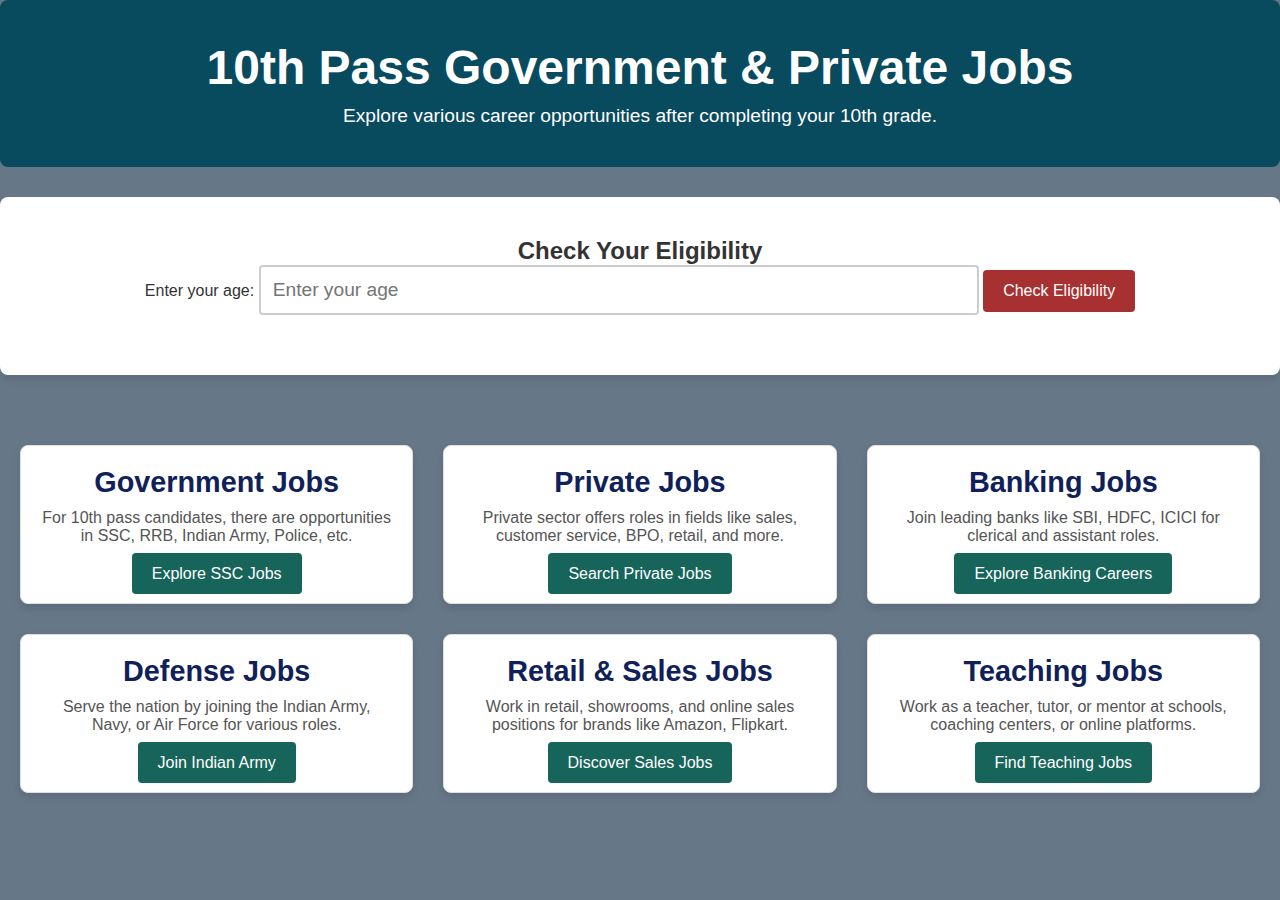
<file: 10thjob.html>
<!DOCTYPE html>
<html lang="en">

<head>
    <meta charset="UTF-8">
    <meta name="viewport" content="width=device-width, initial-scale=1.0">
    <title>10th Pass Government and Private Jobs</title>
    <style>
        /* General reset and font setup */
        
        * {
            margin: 0;
            padding: 0;
            box-sizing: border-box;
        }
        
        body {
            font-family: 'Arial', sans-serif;
            background-color: #667788;
            color: #333;
        }
        /* Header styling */
        
        header {
            text-align: center;
            background-color: #084a5e;
            color: white;
            padding: 40px 20px;
            border-radius: 8px;
            margin-bottom: 30px;
        }
        
        header h1 {
            font-size: 3rem;
            margin-bottom: 10px;
        }
        
        header p {
            font-size: 1.2rem;
        }
        /* Section for job categories */
        
        .job-section {
            display: grid;
            grid-template-columns: repeat(auto-fill, minmax(300px, 1fr));
            gap: 30px;
            padding: 20px;
        }
        
        .job-card {
            background-color: #fff;
            border: 1px solid #e0e0e0;
            border-radius: 8px;
            box-shadow: 0 4px 8px rgba(0, 0, 0, 0.1);
            transition: transform 0.3s ease-in-out;
            padding: 20px;
            text-align: center;
        }
        
        .job-card:hover {
            transform: scale(1.05);
        }
        
        .job-card h3 {
            font-size: 1.8rem;
            color: #10215a;
            margin-bottom: 10px;
        }
        
        .job-card p {
            font-size: 1rem;
            color: #555;
            margin-bottom: 20px;
        }
        
        .job-card a {
            background-color: #16645a;
            color: white;
            text-decoration: none;
            padding: 12px 20px;
            border-radius: 4px;
            font-size: 1rem;
            transition: background-color 0.3s;
        }
        
        .job-card a:hover {
            background-color: #b9d4bb;
        }
        /* Eligibility check section */
        
        .eligibility-form {
            text-align: center;
            background-color: #fff;
            padding: 40px;
            border-radius: 8px;
            box-shadow: 0 4px 8px rgba(0, 0, 0, 0.1);
            margin-bottom: 50px;
        }
        
        .eligibility-form input {
            padding: 12px;
            font-size: 1.2rem;
            width: 60%;
            border: 2px solid #ccc;
            border-radius: 4px;
            outline: none;
            margin-bottom: 20px;
        }
        
        .eligibility-form button {
            background-color: #a73131;
            color: white;
            border: none;
            padding: 12px 20px;
            font-size: 1rem;
            border-radius: 4px;
            cursor: pointer;
            transition: background-color 0.3s;
        }
        
        .eligibility-form button:hover {
            background-color: #45a049;
        }
        
        .eligibility-form p {
            font-size: 1.1rem;
            color: #555;
        }
        /* Footer */
        
        footer {
            text-align: center;
            padding: 20px;
            background-color: #333;
            color: white;
            margin-top: 50px;
        }
        
        footer a {
            color: #4CAF50;
            text-decoration: none;
        }
        
        footer a:hover {
            text-decoration: underline;
        }
    </style>
</head>

<body>

    <!-- Header -->
    <header>
        <h1>10th Pass Government & Private Jobs</h1>
        <p>Explore various career opportunities after completing your 10th grade.</p>
    </header>

    <!-- Eligibility Section -->
    <div class="eligibility-form">
        <h2>Check Your Eligibility</h2>
        <label for="age">Enter your age:</label>
        <input type="number" id="age" placeholder="Enter your age" />
        <button onclick="checkEligibility()">Check Eligibility</button>
        <p id="eligibility-result"></p>
    </div>

    <!-- Job Opportunities Section -->
    <div class="job-section">
        <!-- Government Jobs Section -->
        <div class="job-card">
            <h3>Government Jobs</h3>
            <p>For 10th pass candidates, there are opportunities in SSC, RRB, Indian Army, Police, etc.</p>
            <a href="https://ssc.nic.in" target="_blank" rel="noopener">Explore SSC Jobs</a>
        </div>

        <!-- Private Jobs Section -->
        <div class="job-card">
            <h3>Private Jobs</h3>
            <p>Private sector offers roles in fields like sales, customer service, BPO, retail, and more.</p>
            <a href="https://www.naukri.com" target="_blank " rel="noopener">Search Private Jobs</a>
        </div>

        <!-- Banking Jobs Section -->
        <div class="job-card">
            <h3>Banking Jobs</h3>
            <p>Join leading banks like SBI, HDFC, ICICI for clerical and assistant roles.</p>
            <a href="https://www.sbi.co.in" target="_blank" rel="noopener">Explore Banking Careers</a>
        </div>

        <!-- Defense Jobs Section -->
        <div class="job-card">
            <h3>Defense Jobs</h3>
            <p>Serve the nation by joining the Indian Army, Navy, or Air Force for various roles.</p>
            <a href="https://joinindianarmy.nic.in" target="_blank" rel="noopener">Join Indian Army</a>
        </div>

        <!-- Retail and Sales Jobs Section -->
        <div class="job-card">
            <h3>Retail & Sales Jobs</h3>
            <p>Work in retail, showrooms, and online sales positions for brands like Amazon, Flipkart.</p>
            <a href="https://www.amazon.in/jobs" target="_blank" rel="noopener">Discover Sales Jobs</a>
        </div>

        <!-- Teaching Jobs Section -->
        <div class="job-card">
            <h3>Teaching Jobs</h3>
            <p>Work as a teacher, tutor, or mentor at schools, coaching centers, or online platforms.</p>
            <a href="https://www.teacherjobs.com" target="_blank" rel="noopener">Find Teaching Jobs</a>
        </div>
    </div>

    <!-- Footer -->


    <script>
        function checkEligibility() {
            const age = document.getElementById('age').value;
            const result = document.getElementById('eligibility-result');

            if (age === '') {
                result.textContent = "Please enter your age.";
                result.style.color = "#d9534f";
            } else if (age >= 18) {
                result.textContent = "You are eligible for most jobs!";
                result.style.color = "#5cb85c";
            } else {
                result.textContent = "You may not be eligible for all jobs, but there are still opportunities for you!";
                result.style.color = "#f0ad4e";
            }
        }
    </script>
    <script>
        window.embeddedChatbotConfig = {
            chatbotId: "Nu83g-R-mNsYWnhnzkFdi",
            domain: "www.chatbase.co"
        }
    </script>
    <script src="https://www.chatbase.co/embed.min.js" chatbotId="Nu83g-R-mNsYWnhnzkFdi" domain="www.chatbase.co" defer>
    </script>

</body>

</html>
</file>
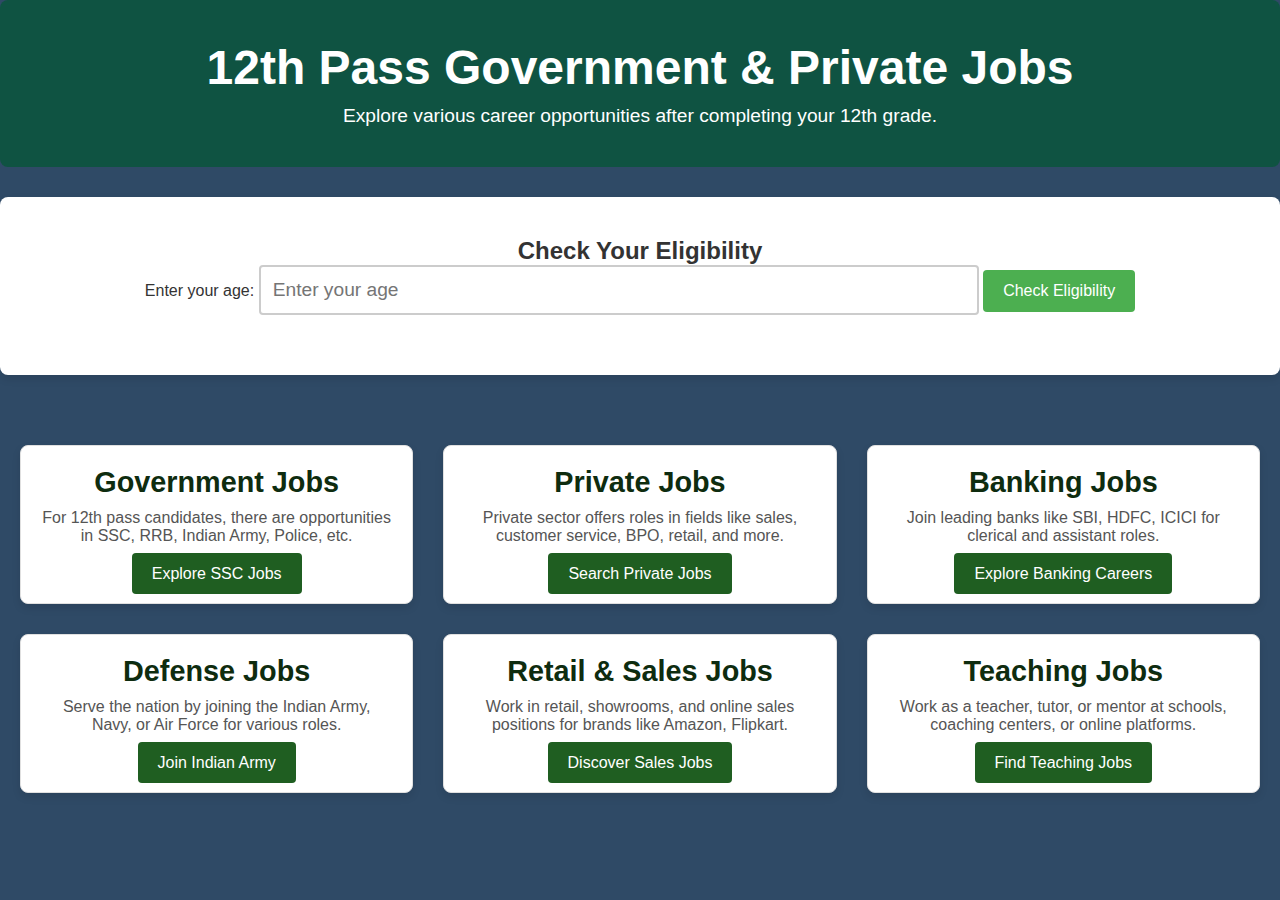
<file: 12thjob.html>
<!DOCTYPE html>
<html lang="en">

<head>
    <meta charset="UTF-8">
    <meta name="viewport" content="width=device-width, initial-scale=1.0">
    <title>12th Pass Government and Private Jobs</title>
    <style>
        /* General reset and font setup */
        
        * {
            margin: 0;
            padding: 0;
            box-sizing: border-box;
        }
        
        body {
            font-family: 'Arial', sans-serif;
            background-color: #2f4a66;
            color: #333;
        }
        /* Header styling */
        
        header {
            text-align: center;
            background-color: #0f5342;
            color: white;
            padding: 40px 20px;
            border-radius: 8px;
            margin-bottom: 30px;
        }
        
        header h1 {
            font-size: 3rem;
            margin-bottom: 10px;
        }
        
        header p {
            font-size: 1.2rem;
        }
        /* Section for job categories */
        
        .job-section {
            display: grid;
            grid-template-columns: repeat(auto-fill, minmax(300px, 1fr));
            gap: 30px;
            padding: 20px;
        }
        
        .job-card {
            background-color: #fff;
            border: 1px solid #e0e0e0;
            border-radius: 8px;
            box-shadow: 0 4px 8px rgba(0, 0, 0, 0.1);
            transition: transform 0.3s ease-in-out;
            padding: 20px;
            text-align: center;
        }
        
        .job-card:hover {
            transform: scale(1.05);
        }
        
        .job-card h3 {
            font-size: 1.8rem;
            color: #0e2c0f;
            margin-bottom: 10px;
        }
        
        .job-card p {
            font-size: 1rem;
            color: #555;
            margin-bottom: 20px;
        }
        
        .job-card a {
            background-color: #1f5e21;
            color: white;
            text-decoration: none;
            padding: 12px 20px;
            border-radius: 4px;
            font-size: 1rem;
            transition: background-color 0.3s;
        }
        
        .job-card a:hover {
            background-color: #45a049;
        }
        /* Eligibility check section */
        
        .eligibility-form {
            text-align: center;
            background-color: #fff;
            padding: 40px;
            border-radius: 8px;
            box-shadow: 0 4px 8px rgba(0, 0, 0, 0.1);
            margin-bottom: 50px;
        }
        
        .eligibility-form input {
            padding: 12px;
            font-size: 1.2rem;
            width: 60%;
            border: 2px solid #ccc;
            border-radius: 4px;
            outline: none;
            margin-bottom: 20px;
        }
        
        .eligibility-form button {
            background-color: #4CAF50;
            color: white;
            border: none;
            padding: 12px 20px;
            font-size: 1rem;
            border-radius: 4px;
            cursor: pointer;
            transition: background-color 0.3s;
        }
        
        .eligibility-form button:hover {
            background-color: #45a049;
        }
        
        .eligibility-form p {
            font-size: 1.1rem;
            color: #555;
        }
        /* Footer */
        
        footer {
            text-align: center;
            padding: 20px;
            background-color: #333;
            color: white;
            margin-top: 50px;
        }
        
        footer a {
            color: #4CAF50;
            text-decoration: none;
        }
        
        footer a:hover {
            text-decoration: underline;
        }
    </style>
</head>

<body>

    <!-- Header -->
    <header>
        <h1>12th Pass Government & Private Jobs</h1>
        <p>Explore various career opportunities after completing your 12th grade.</p>
    </header>

    <!-- Eligibility Section -->
    <div class="eligibility-form">
        <h2>Check Your Eligibility</h2>
        <label for="age">Enter your age:</label>
        <input type="number" id="age" placeholder="Enter your age" />
        <button onclick="checkEligibility()">Check Eligibility</button>
        <p id="eligibility-result"></p>
    </div>

    <!-- Job Opportunities Section -->
    <div class="job-section">
        <!-- Government Jobs Section -->
        <div class="job-card">
            <h3>Government Jobs</h3>
            <p>For 12th pass candidates, there are opportunities in SSC, RRB, Indian Army, Police, etc.</p>
            <a href="https://ssc.nic.in" target="_blank" rel="noopener">Explore SSC Jobs</a>
        </div>

        <!-- Private Jobs Section -->
        <div class="job-card">
            <h3>Private Jobs</h3>
            <p>Private sector offers roles in fields like sales, customer service, BPO, retail, and more.</p>
            <a href="https://www.naukri.com" target="_blank" rel="noopener">Search Private Jobs</a>
        </div>

        <!-- Banking Jobs Section -->
        <div class="job-card">
            <h3>Banking Jobs</h3>
            <p>Join leading banks like SBI, HDFC, ICICI for clerical and assistant roles.</p>
            <a href="https://www.sbi.co.in" target="_blank" rel="noopener">Explore Banking Careers</a>
        </div>

        <!-- Defense Jobs Section -->
        <div class="job-card">
            <h3>Defense Jobs</h3>
            <p>Serve the nation by joining the Indian Army, Navy, or Air Force for various roles.</p>
            <a href="https://joinindianarmy.nic.in" target="_blank" rel="noopener">Join Indian Army</a>
        </div>

        <!-- Retail and Sales Jobs Section -->
        <div class="job-card">
            <h3>Retail & Sales Jobs</h3>
            <p>Work in retail, showrooms, and online sales positions for brands like Amazon, Flipkart.</p>
            <a href="https://www.amazon.in/jobs" target="_blank" rel="noopener">Discover Sales Jobs</a>
        </div>

        <!-- Teaching Jobs Section -->
        <div class="job-card">
            <h3>Teaching Jobs</h3>
            <p>Work as a teacher, tutor, or mentor at schools, coaching centers, or online platforms.</p>
            <a href="https://www.teacherjobs.com" target="_blank" rel="noopener">Find Teaching Jobs</a>
        </div>
    </div>

    <!-- Footer -->


    <script>
        function checkEligibility() {
            const age = document.getElementById('age').value;
            const result = document.getElementById('eligibility-result');

            if (age === '') {
                result.textContent = "Please enter your age.";
                result.style.color = "#d9534f";
            } else if (age >= 18) {
                result.textContent = "You are eligible for most jobs!";
                result.style.color = "#5cb85c";
            } else {
                result.textContent = "You may not be eligible for all jobs, but there are still opportunities for you!";
                result.style.color = "#f0ad4e";
            }
        }
    </script>
    <script>
        window.embeddedChatbotConfig = {
            chatbotId: "Nu83g-R-mNsYWnhnzkFdi",
            domain: "www.chatbase.co"
        }
    </script>
    <script src="https://www.chatbase.co/embed.min.js" chatbotId="Nu83g-R-mNsYWnhnzkFdi" domain="www.chatbase.co" defer>
    </script>

</body>

</html>
</file>
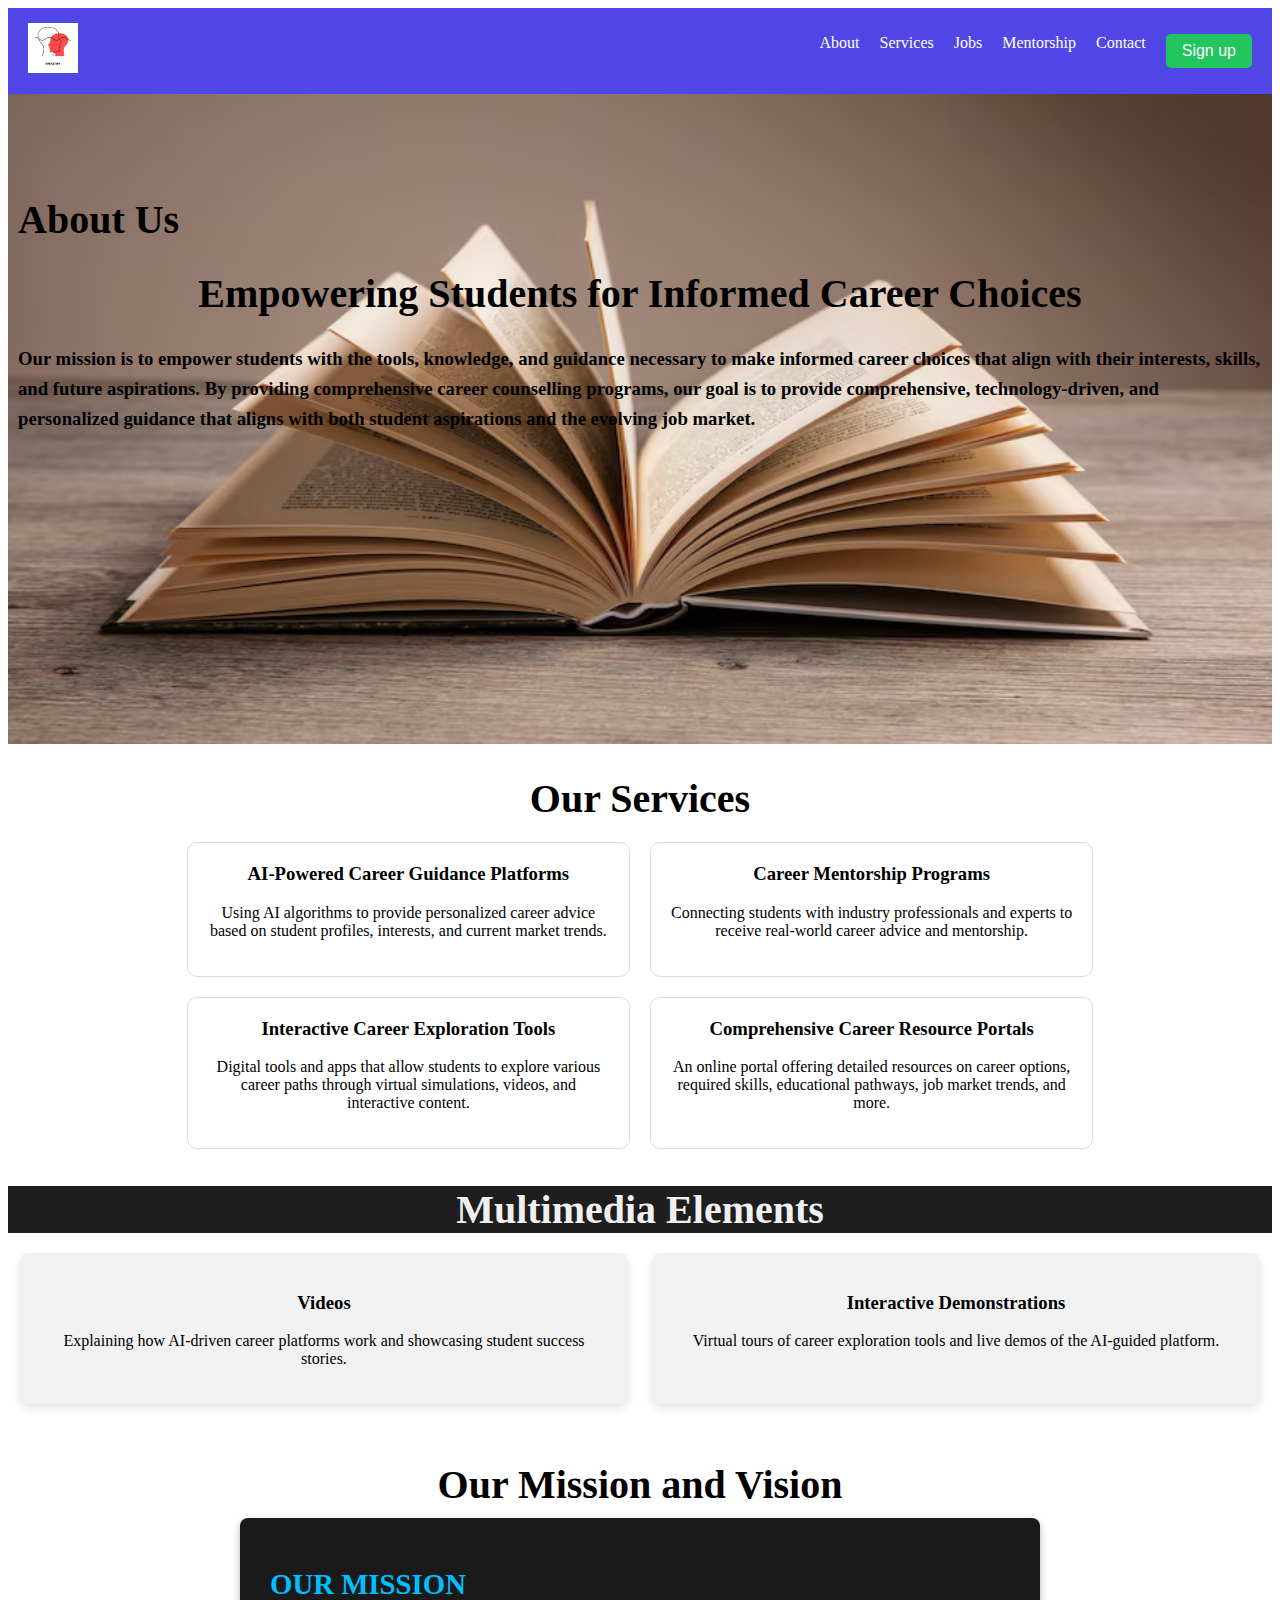
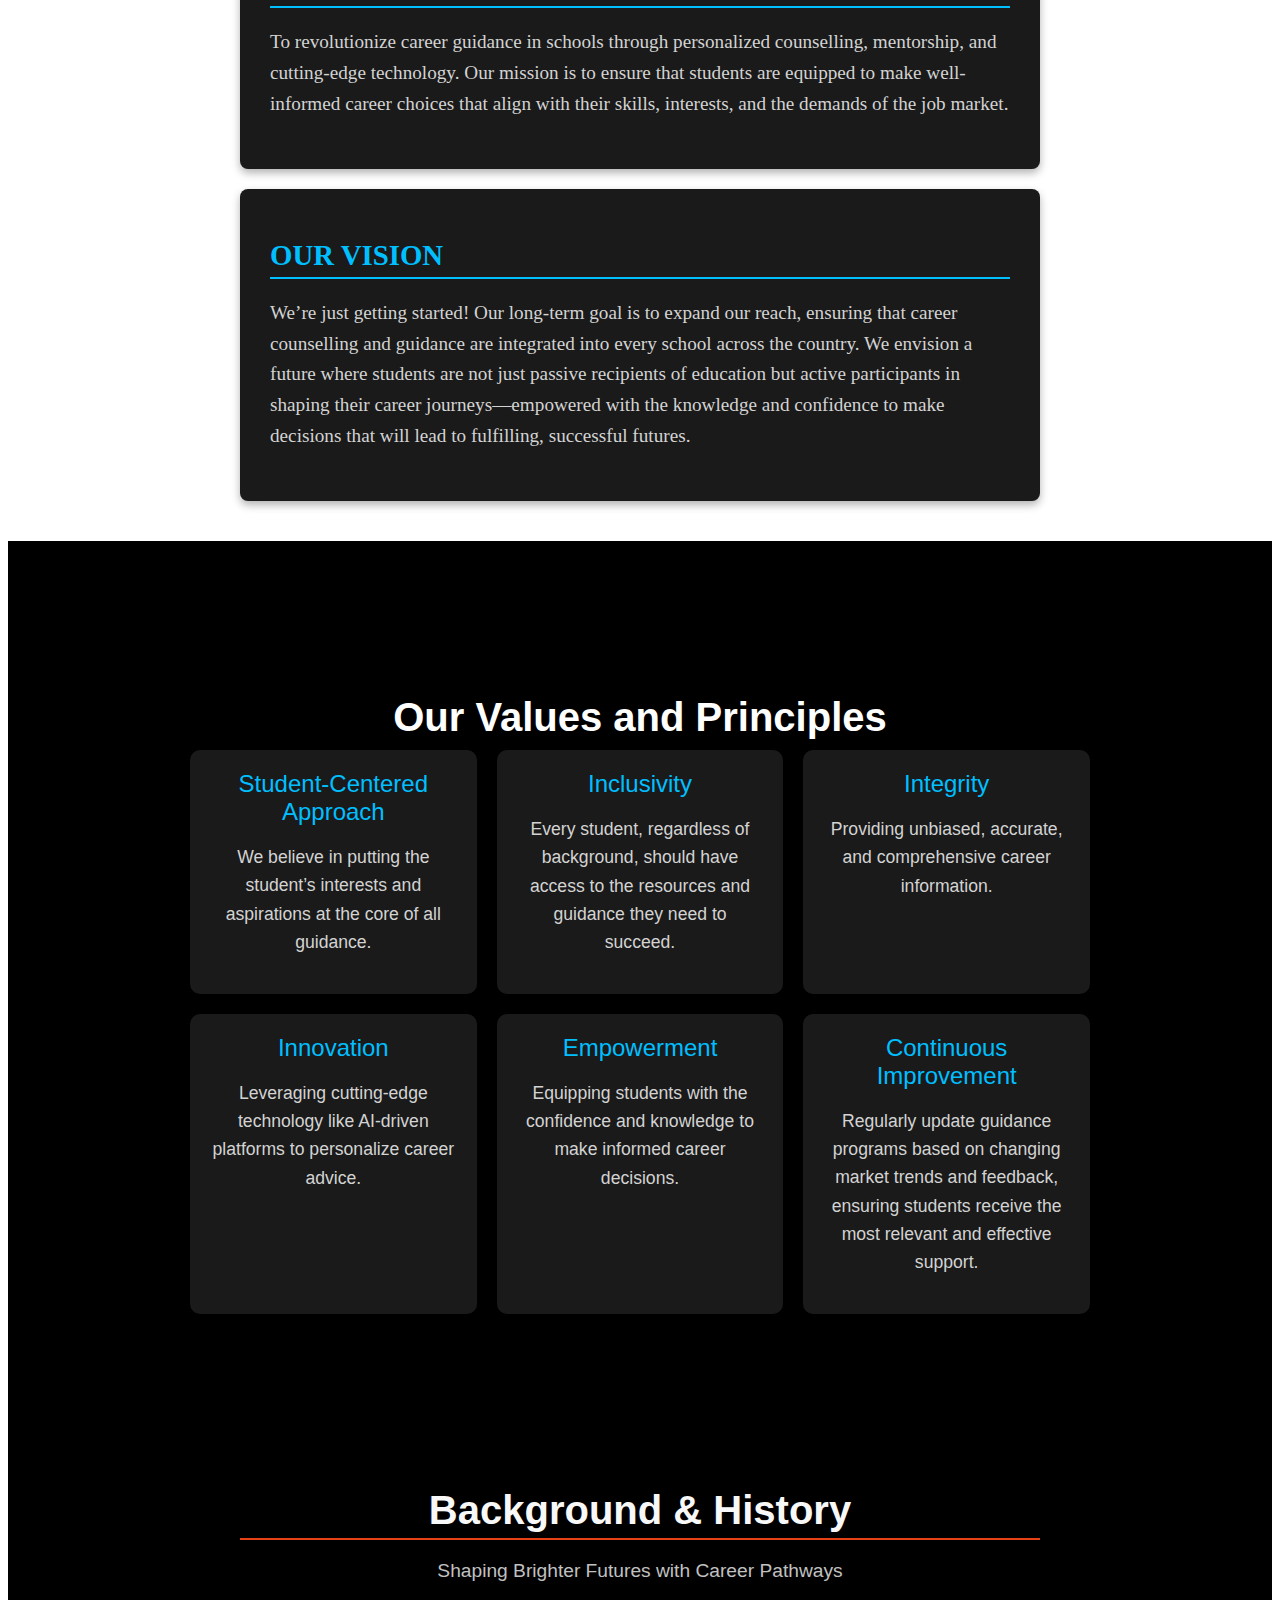
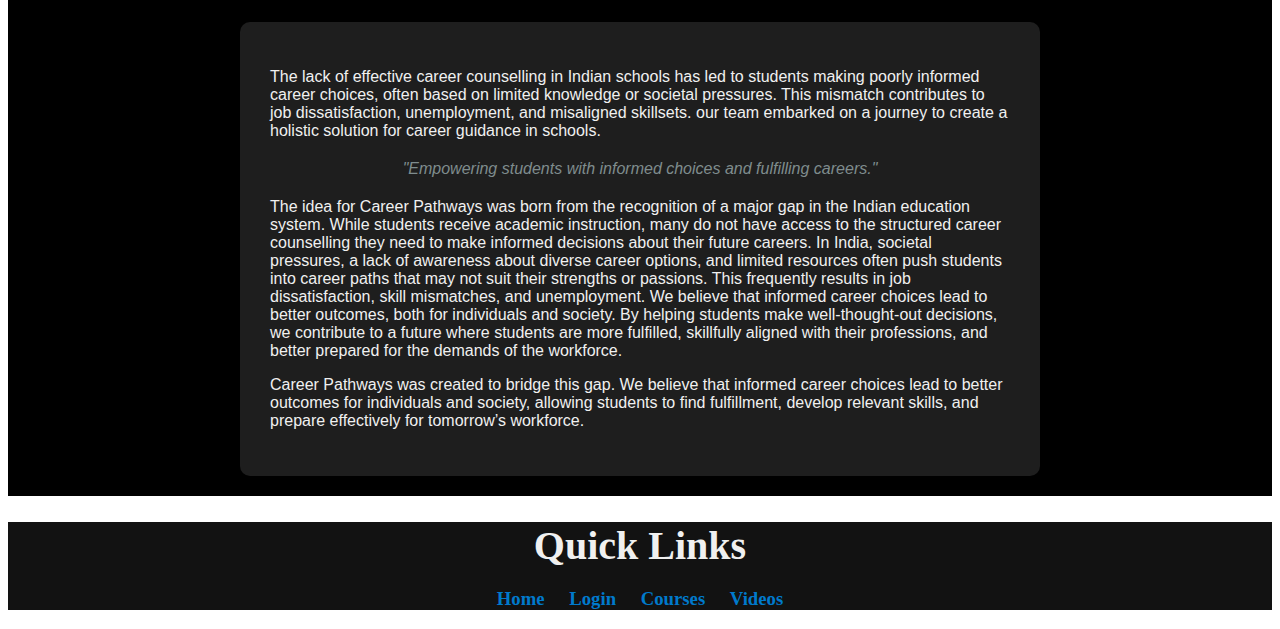
<file: about.html>
<!DOCTYPE html>
<html lang="en">
<head>
    <meta charset="UTF-8">
    <meta name="viewport" content="width=device-width, initial-scale=1.0">
    <title>About</title>
    <link rel="stylesheet" href="css/about.css">
</head>
<body>
    <header>
        <nav class="navbar">
            <a href="#" class="logo">
                <img src="images/logo.jpg" alt="Career Planning Logo">
            </a>
            
            <ul class="nav-links">
                <li><a href="about.html">About</a></li>
                <li><a href="services">Services</a></li>
                <li><a href="job.html">Jobs</a></li>
                <li><a href="mentorship.html">Mentorship</a></li>
                <li><a href="contact.html">Contact</a></li>

                
               
                <li><button class="signup-btn" onclick="openSignupModal()">Sign up</button></li>
            </ul>
        </nav>
    </header>
    <div class="first">
        <img src="images/about_1.jpg" alt="book" >
    
       <div class="second">
        <h1>About Us</h1>
    </div>
    <div class="third">
        <h1>Empowering Students for Informed Career Choices </h1>
        <h3>Our mission is to empower students with the tools, knowledge, and guidance necessary to make informed career choices that align with their interests, skills, and future aspirations. By providing comprehensive career counselling programs, our goal is to provide comprehensive, technology-driven, and personalized guidance that aligns with both student aspirations and the evolving job market. </h3>
        </div>
        </div>
    
    
        <div class="section">
            <h1> Our Services </h1>
            <div class="services">
                <div class="service">
                    <h3>AI-Powered Career Guidance Platforms</h3>
                    <p>Using AI algorithms to provide personalized career advice based on student profiles, interests, and current market trends.</p>
                </div>
                <div class="service">
                    <h3>Career Mentorship Programs</h3>
                    <p>Connecting students with industry professionals and experts to receive real-world career advice and mentorship.</p>
                </div>
                <div class="service">
                    <h3>Interactive Career Exploration Tools</h3>
                    <p>Digital tools and apps that allow students to explore various career paths through virtual simulations, videos, and interactive content.</p>
                </div>
                <div class="service">
                    <h3>Comprehensive Career Resource Portals</h3>
                    <p>An online portal offering detailed resources on career options, required skills, educational pathways, job market trends, and more.</p>
                </div>
            </div>
        </div>
    
    
    
    
    
        <section class="multimedia">
            <center>
                <div class="mult">
            <h1>Multimedia Elements</h1>
        </div>
            </center>
            <div class="multimedia-elements">
                <div>
                    <h3>Videos</h3>
                    <p>Explaining how AI-driven career platforms work and showcasing student success stories.</p>
                </div>
                <div>
                    <h3>Interactive Demonstrations</h3>
                    <p>Virtual tours of career exploration tools and live demos of the AI-guided platform.</p>
                </div>
            </div>
        </section>
    
    
    
        <div class="container">
            <h1>Our Mission and Vision</h1>
            
            <div class="card">
                <h2>Our Mission</h2>
                <div class="b">
                <p>To revolutionize career guidance in schools through personalized counselling, mentorship, and cutting-edge technology. Our mission is to ensure that students are equipped to make well-informed career choices that align with their skills, interests, and the demands of the job market.</p>
            
                </div>
            </div>
        
            <div class="card">
                <h2>Our  Vision</h2>
                <div class="b">
                <p>We’re just getting started! Our long-term goal is to expand our reach, ensuring that career counselling and guidance are integrated into every school across the country. We envision a future where students are not just passive recipients of education but active participants in shaping their career journeys—empowered with the knowledge and confidence to make decisions that will lead to fulfilling, successful futures.</p>
            </div>
        </div>
        </div>
    
    
    
    
        <div class="a">
            <div class="conten">
                <h1>Our Values and Principles</h1>
                
                <div class="values-grid">
                    <div class="value-card">
                        <div class="value-title">Student-Centered Approach</div>
                        <p class="value-description">We believe in putting the student’s interests and aspirations at the core of all guidance.</p>
                    </div>
                    
                    <div class="value-card">
                        <div class="value-title">Inclusivity</div>
                        <p class="value-description">Every student, regardless of background, should have access to the resources and guidance they need to succeed.</p>
                    </div>
                    
                    <div class="value-card">
                        <div class="value-title">Integrity</div>
                        <p class="value-description">Providing unbiased, accurate, and comprehensive career information.</p>
                    </div>
                    
                    <div class="value-card">
                        <div class="value-title">Innovation</div>
                        <p class="value-description">Leveraging cutting-edge technology like AI-driven platforms to personalize career advice.</p>
                    </div>
                    
                    <div class="value-card">
                        <div class="value-title">Empowerment</div>
                        <p class="value-description">Equipping students with the confidence and knowledge to make informed career decisions.</p>
                    </div>
    
                    <div class="value-card">
                        <div class="value-title">Continuous Improvement</div>
                        <p class="value-description">Regularly update guidance programs based on changing market trends and feedback, ensuring students receive the most relevant and effective support.</p>
                    </div>
                </div>
            </div>
            </div>
    
    
    
    
    
    
            <div class="main">
                <div class="container">
                    <h1 class="section-title">Background & History</h1>
                    <p class="section-subtitle">Shaping Brighter Futures with Career Pathways</span></p>
                    <div class="content">
                        <p>The lack of effective career counselling in Indian schools has led to students making poorly informed career choices, often based on limited knowledge or societal pressures. This mismatch contributes to job dissatisfaction, unemployment,</span> and misaligned skillsets. our team embarked on a journey to create a holistic solution for career guidance in schools.</p>
                        <div class="quote">"Empowering students with informed choices and fulfilling careers."</div>
                        <p>The idea for Career Pathways was born from the recognition of a major gap in the Indian education system. While students receive academic instruction, many do not have access to the structured career counselling they need to make informed decisions about their future careers. In India, societal pressures, a lack of awareness about diverse career options, and limited resources often push students into career paths that may not suit their strengths or passions. This frequently results in job dissatisfaction, skill mismatches, and unemployment. We believe that informed career choices lead to better outcomes, both for individuals and society. By helping students make well-thought-out decisions, we contribute to a future where students are more fulfilled, skillfully aligned with their professions, and better prepared for the demands of the workforce.</p>
                        <p> Career Pathways was created to bridge this gap. We believe that informed career choices lead to better outcomes for individuals and society, allowing students to find fulfillment, develop relevant skills, and prepare effectively for tomorrow’s workforce.</p>
                        
                    </div>
                </div>
                </div>
    
    
    
            <section class="quick-links">
                    <h1>Quick Links</h1>
                    <h3><a href="index.html">Home</a>
                    <a href="login.html">Login</a>
                    <a href="course.html">Courses</a> 
                    <a href="videos.html">Videos</a></h3> 
            </section>
            <script>
                window.embeddedChatbotConfig = {
                chatbotId: "Nu83g-R-mNsYWnhnzkFdi",
                domain: "www.chatbase.co"
                }
                </script>
                <script
                src="https://www.chatbase.co/embed.min.js"
                chatbotId="Nu83g-R-mNsYWnhnzkFdi"
                domain="www.chatbase.co"
                defer>
            </script>
</body>
</html>
</file>
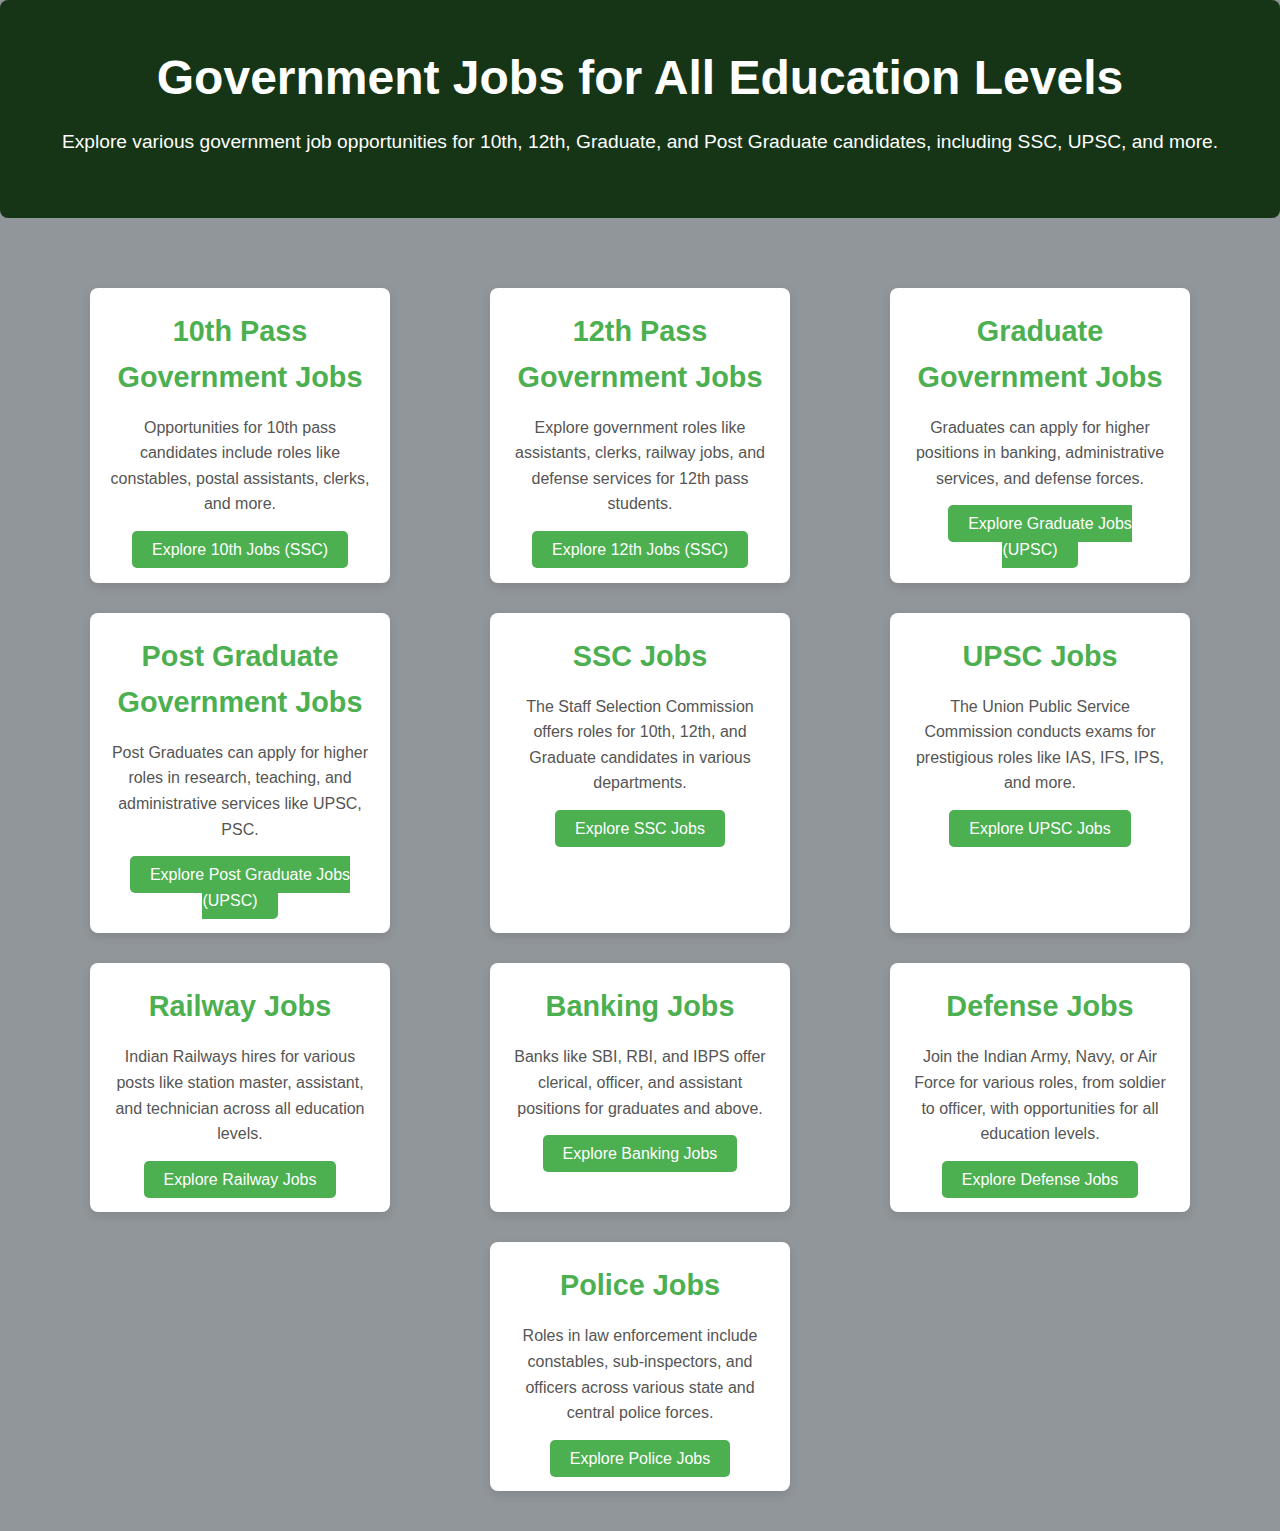
<file: Govermentjobs.html>
<!DOCTYPE html>
<html lang="en">

<head>
    <meta charset="UTF-8">
    <meta name="viewport" content="width=device-width, initial-scale=1.0">
    <title>Government Jobs: 10th, 12th, Graduate, and UPSC</title>
    <style>
        /* General Reset and Styling */
        
        * {
            margin: 0;
            padding: 0;
            box-sizing: border-box;
        }
        
        body {
            font-family: 'Arial', sans-serif;
            background-color: #91969b;
            color: #333;
            line-height: 1.6;
        }
        /* Header Styling */
        
        header {
            background-color: #153516;
            color: white;
            text-align: center;
            padding: 40px 20px;
            border-radius: 8px;
            margin-bottom: 30px;
        }
        
        header h1 {
            font-size: 3rem;
            margin-bottom: 10px;
        }
        
        header p {
            font-size: 1.2rem;
            margin-bottom: 20px;
        }
        /* Section Styling */
        
        .section {
            display: flex;
            flex-wrap: wrap;
            justify-content: space-evenly;
            gap: 30px;
            padding: 40px 20px;
        }
        
        .job-card {
            background-color: #fff;
            border-radius: 8px;
            box-shadow: 0 4px 10px rgba(0, 0, 0, 0.1);
            width: 300px;
            padding: 20px;
            text-align: center;
            transition: transform 0.3s, box-shadow 0.3s;
        }
        
        .job-card:hover {
            transform: translateY(-10px);
            box-shadow: 0 8px 16px rgba(0, 0, 0, 0.2);
        }
        
        .job-card h3 {
            color: #4CAF50;
            font-size: 1.8rem;
            margin-bottom: 15px;
        }
        
        .job-card p {
            font-size: 1rem;
            color: #555;
            margin-bottom: 20px;
        }
        
        .job-card a {
            background-color: #4CAF50;
            color: white;
            padding: 10px 20px;
            border-radius: 5px;
            font-size: 1rem;
            text-decoration: none;
            transition: background-color 0.3s;
        }
        
        .job-card a:hover {
            background-color: #45a049;
        }
        /* Footer Styling */
        
        footer {
            text-align: center;
            padding: 20px;
            background-color: #333;
            color: white;
            margin-top: 40px;
        }
        
        footer a {
            color: #4CAF50;
            text-decoration: none;
        }
        
        footer a:hover {
            text-decoration: underline;
        }
    </style>
</head>

<body>

    <!-- Header Section -->
    <header>
        <h1>Government Jobs for All Education Levels</h1>
        <p>Explore various government job opportunities for 10th, 12th, Graduate, and Post Graduate candidates, including SSC, UPSC, and more.</p>
    </header>

    <!-- Job Opportunities Section -->
    <div class="section">
        <!-- 10th Pass Jobs -->
        <div class="job-card">
            <h3>10th Pass Government Jobs</h3>
            <p>Opportunities for 10th pass candidates include roles like constables, postal assistants, clerks, and more.</p>
            <a href="https://ssc.nic.in" target="_blank" rel="noopener">Explore 10th Jobs (SSC)</a>
        </div>

        <!-- 12th Pass Jobs -->
        <div class="job-card">
            <h3>12th Pass Government Jobs</h3>
            <p>Explore government roles like assistants, clerks, railway jobs, and defense services for 12th pass students.</p>
            <a href="https://ssc.nic.in" target="_blank" rel="noopener">Explore 12th Jobs (SSC)</a>
        </div>

        <!-- Graduate Jobs -->
        <div class="job-card">
            <h3>Graduate Government Jobs</h3>
            <p>Graduates can apply for higher positions in banking, administrative services, and defense forces.</p>
            <a href="https://www.upsc.gov.in" target="_blank" rel="noopener">Explore Graduate Jobs (UPSC)</a>
        </div>

        <!-- Post Graduate Jobs -->
        <div class="job-card">
            <h3>Post Graduate Government Jobs</h3>
            <p>Post Graduates can apply for higher roles in research, teaching, and administrative services like UPSC, PSC.</p>
            <a href="https://www.upsc.gov.in" target="_blank" rel="noopener">Explore Post Graduate Jobs (UPSC)</a>
        </div>

        <!-- SSC Jobs -->
        <div class="job-card">
            <h3>SSC Jobs</h3>
            <p>The Staff Selection Commission offers roles for 10th, 12th, and Graduate candidates in various departments.</p>
            <a href="https://ssc.nic.in" target="_blank" rel="noopener">Explore SSC Jobs</a>
        </div>

        <!-- UPSC Jobs -->
        <div class="job-card">
            <h3>UPSC Jobs</h3>
            <p>The Union Public Service Commission conducts exams for prestigious roles like IAS, IFS, IPS, and more.</p>
            <a href="https://www.upsc.gov.in" target="_blank" rel="noopener">Explore UPSC Jobs</a>
        </div>

        <!-- Railway Jobs -->
        <div class="job-card">
            <h3>Railway Jobs</h3>
            <p>Indian Railways hires for various posts like station master, assistant, and technician across all education levels.</p>
            <a href="https://www.indianrailways.gov.in" target="_blank" rel="noopener">Explore Railway Jobs</a>
        </div>

        <!-- Banking Jobs -->
        <div class="job-card">
            <h3>Banking Jobs</h3>
            <p>Banks like SBI, RBI, and IBPS offer clerical, officer, and assistant positions for graduates and above.</p>
            <a href="https://www.sbi.co.in" target="_blank" rel="noopener">Explore Banking Jobs</a>
        </div>

        <!-- Defense Jobs -->
        <div class="job-card">
            <h3>Defense Jobs</h3>
            <p>Join the Indian Army, Navy, or Air Force for various roles, from soldier to officer, with opportunities for all education levels.</p>
            <a href="https://joinindianarmy.nic.in" target="_blank" rel="noopener">Explore Defense Jobs</a>
        </div>

        <!-- Police Jobs -->
        <div class="job-card">
            <h3>Police Jobs</h3>
            <p>Roles in law enforcement include constables, sub-inspectors, and officers across various state and central police forces.</p>
            <a href="https://www.upcop.org" target="_blank" rel="noopener">Explore Police Jobs</a>
        </div>
    </div>

    <script>
        window.embeddedChatbotConfig = {
            chatbotId: "Nu83g-R-mNsYWnhnzkFdi",
            domain: "www.chatbase.co"
        }
    </script>
    <script src="https://www.chatbase.co/embed.min.js" chatbotId="Nu83g-R-mNsYWnhnzkFdi" domain="www.chatbase.co" defer>
    </script>

</body>

</html>
</file>
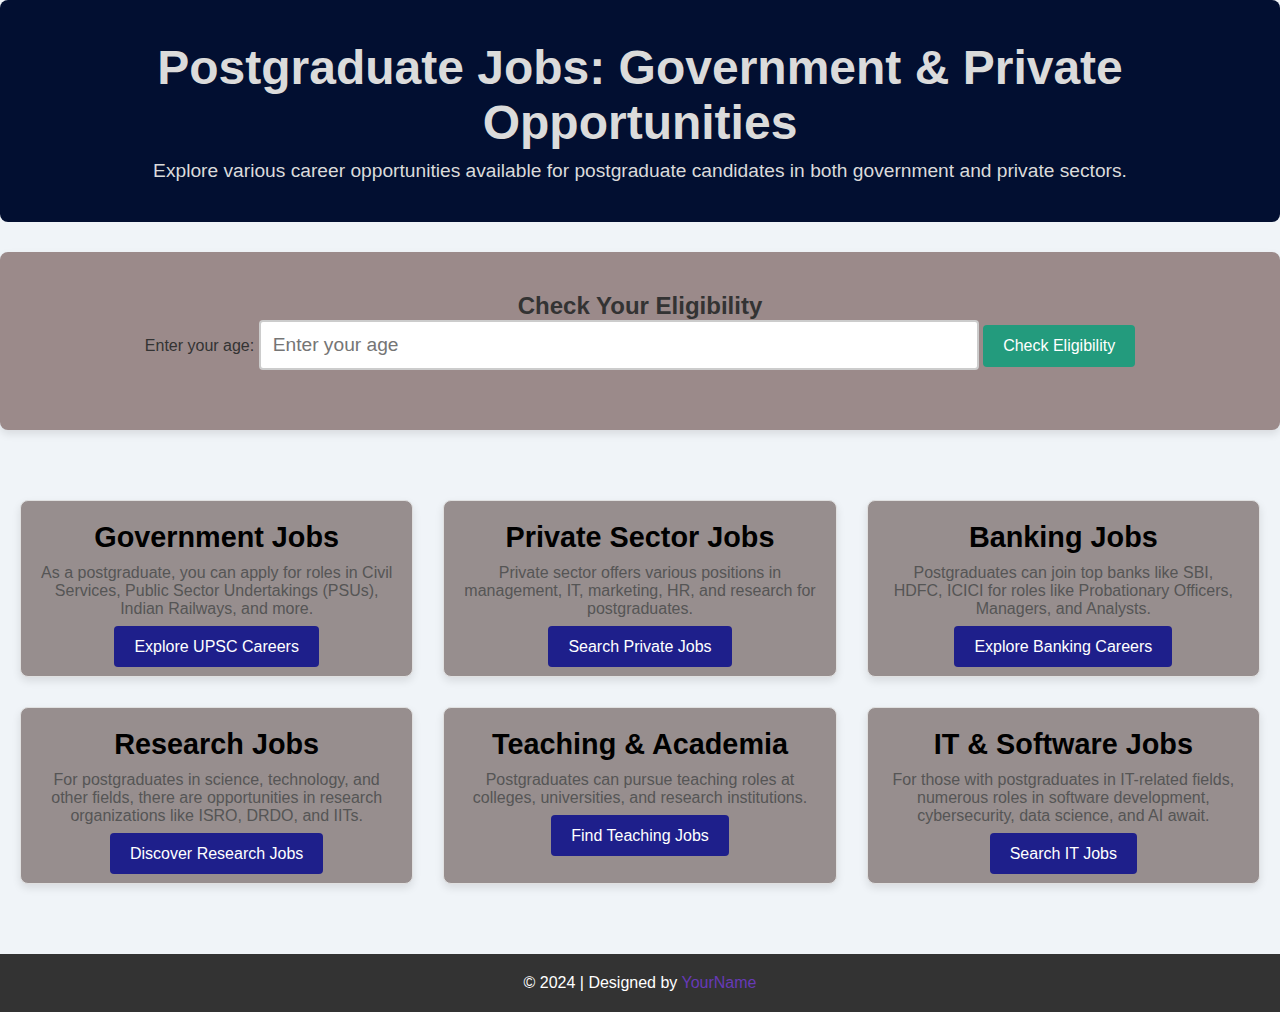
<file: PGjobs.html>
<!DOCTYPE html>
<html lang="en">

<head>
    <meta charset="UTF-8">
    <meta name="viewport" content="width=device-width, initial-scale=1.0">
    <title>Postgraduate Jobs: Government & Private Opportunities</title>
    <style>
        /* General Reset and Font Setup */
        
        * {
            margin: 0;
            padding: 0;
            box-sizing: border-box;
        }
        
        body {
            font-family: 'Arial', sans-serif;
            background-color: #f0f4f8;
            color: #333;
        }
        /* Header Styling */
        
        header {
            text-align: center;
            background-color: #020f31;
            color: rgb(219, 219, 219);
            padding: 40px 20px;
            border-radius: 8px;
            margin-bottom: 30px;
        }
        
        header h1 {
            font-size: 3rem;
            margin-bottom: 10px;
        }
        
        header p {
            font-size: 1.2rem;
        }
        /* Section for Job Categories */
        
        .job-section {
            display: grid;
            grid-template-columns: repeat(auto-fill, minmax(300px, 1fr));
            gap: 30px;
            padding: 20px;
        }
        
        .job-card {
            background-color: #978e8e;
            border: 1px solid #e0e0e0;
            border-radius: 8px;
            box-shadow: 0 4px 8px rgba(0, 0, 0, 0.1);
            transition: transform 0.3s ease-in-out;
            padding: 20px;
            text-align: center;
        }
        
        .job-card:hover {
            transform: scale(1.05);
        }
        
        .job-card h3 {
            font-size: 1.8rem;
            color: #000000;
            margin-bottom: 10px;
        }
        
        .job-card p {
            font-size: 1rem;
            color: #555;
            margin-bottom: 20px;
        }
        
        .job-card a {
            background-color: #1e1f8b;
            color: white;
            text-decoration: none;
            padding: 12px 20px;
            border-radius: 4px;
            font-size: 1rem;
            transition: background-color 0.3s;
        }
        
        .job-card a:hover {
            background-color: #135797;
        }
        /* Eligibility Section */
        
        .eligibility-form {
            text-align: center;
            background-color: #9b8a8a;
            padding: 40px;
            border-radius: 8px;
            box-shadow: 0 4px 8px rgba(0, 0, 0, 0.1);
            margin-bottom: 50px;
        }
        
        .eligibility-form input {
            padding: 12px;
            font-size: 1.2rem;
            width: 60%;
            border: 2px solid #ccc;
            border-radius: 4px;
            outline: none;
            margin-bottom: 20px;
        }
        
        .eligibility-form button {
            background-color: #239b7d;
            color: white;
            border: none;
            padding: 12px 20px;
            font-size: 1rem;
            border-radius: 4px;
            cursor: pointer;
            transition: background-color 0.3s;
        }
        
        .eligibility-form button:hover {
            background-color: #512da8;
        }
        
        .eligibility-form p {
            font-size: 1.1rem;
            color: #555;
        }
        /* Footer */
        
        footer {
            text-align: center;
            padding: 20px;
            background-color: #333;
            color: white;
            margin-top: 50px;
        }
        
        footer a {
            color: #673ab7;
            text-decoration: none;
        }
        
        footer a:hover {
            text-decoration: underline;
        }
    </style>
</head>

<body>

    <!-- Header -->
    <header>
        <h1>Postgraduate Jobs: Government & Private Opportunities</h1>
        <p>Explore various career opportunities available for postgraduate candidates in both government and private sectors.</p>
    </header>

    <!-- Eligibility Section -->
    <div class="eligibility-form">
        <h2>Check Your Eligibility</h2>
        <label for="age">Enter your age:</label>
        <input type="number" id="age" placeholder="Enter your age" />
        <button onclick="checkEligibility()">Check Eligibility</button>
        <p id="eligibility-result"></p>
    </div>

    <!-- Job Opportunities Section -->
    <div class="job-section">
        <!-- Government Jobs Section -->
        <div class="job-card">
            <h3>Government Jobs</h3>
            <p>As a postgraduate, you can apply for roles in Civil Services, Public Sector Undertakings (PSUs), Indian Railways, and more.</p>
            <a href="https://upsc.gov.in" target="_blank" rel="noopener">Explore UPSC Careers</a>
        </div>

        <!-- Private Jobs Section -->
        <div class="job-card">
            <h3>Private Sector Jobs</h3>
            <p>Private sector offers various positions in management, IT, marketing, HR, and research for postgraduates.</p>
            <a href="https://www.naukri.com" target="_blank" rel="noopener">Search Private Jobs</a>
        </div>

        <!-- Banking Jobs Section -->
        <div class="job-card">
            <h3>Banking Jobs</h3>
            <p>Postgraduates can join top banks like SBI, HDFC, ICICI for roles like Probationary Officers, Managers, and Analysts.</p>
            <a href="https://www.sbi.co.in" target="_blank" rel="noopener">Explore Banking Careers</a>
        </div>

        <!-- Research Jobs Section -->
        <div class="job-card">
            <h3>Research Jobs</h3>
            <p>For postgraduates in science, technology, and other fields, there are opportunities in research organizations like ISRO, DRDO, and IITs.</p>
            <a href="https://www.isro.gov.in" target="_blank" rel="noopener">Discover Research Jobs</a>
        </div>

        <!-- Teaching Jobs Section -->
        <div class="job-card">
            <h3>Teaching & Academia</h3>
            <p>Postgraduates can pursue teaching roles at colleges, universities, and research institutions.</p>
            <a href="https://www.aiu.ac.in" target="_blank" rel="noopener">Find Teaching Jobs</a>
        </div>

        <!-- IT Jobs Section -->
        <div class="job-card">
            <h3>IT & Software Jobs</h3>
            <p>For those with postgraduates in IT-related fields, numerous roles in software development, cybersecurity, data science, and AI await.</p>
            <a href="https://www.indeed.com" target="_blank" rel="noopener">Search IT Jobs</a>
        </div>
    </div>

    <!-- Footer -->
    <footer>
        <p>&copy; 2024 | Designed by <a href="https://www.example.com" target="_blank" rel="noopener">YourName</a></p>
    </footer>

    <script>
        function checkEligibility() {
            const age = document.getElementById('age').value;
            const result = document.getElementById('eligibility-result');

            if (age === '') {
                result.textContent = "Please enter your age.";
                result.style.color = "#d9534f";
            } else if (age >= 21) {
                result.textContent = "You are eligible for many postgraduate job opportunities!";
                result.style.color = "#5cb85c";
            } else {
                result.textContent = "You may not be eligible for some jobs, but there are still opportunities for you!";
                result.style.color = "#f0ad4e";
            }
        }
    </script>
    <script>
        window.embeddedChatbotConfig = {
            chatbotId: "Nu83g-R-mNsYWnhnzkFdi",
            domain: "www.chatbase.co"
        }
    </script>
    <script src="https://www.chatbase.co/embed.min.js" chatbotId="Nu83g-R-mNsYWnhnzkFdi" domain="www.chatbase.co" defer>
    </script>
</body>

</html>
</file>
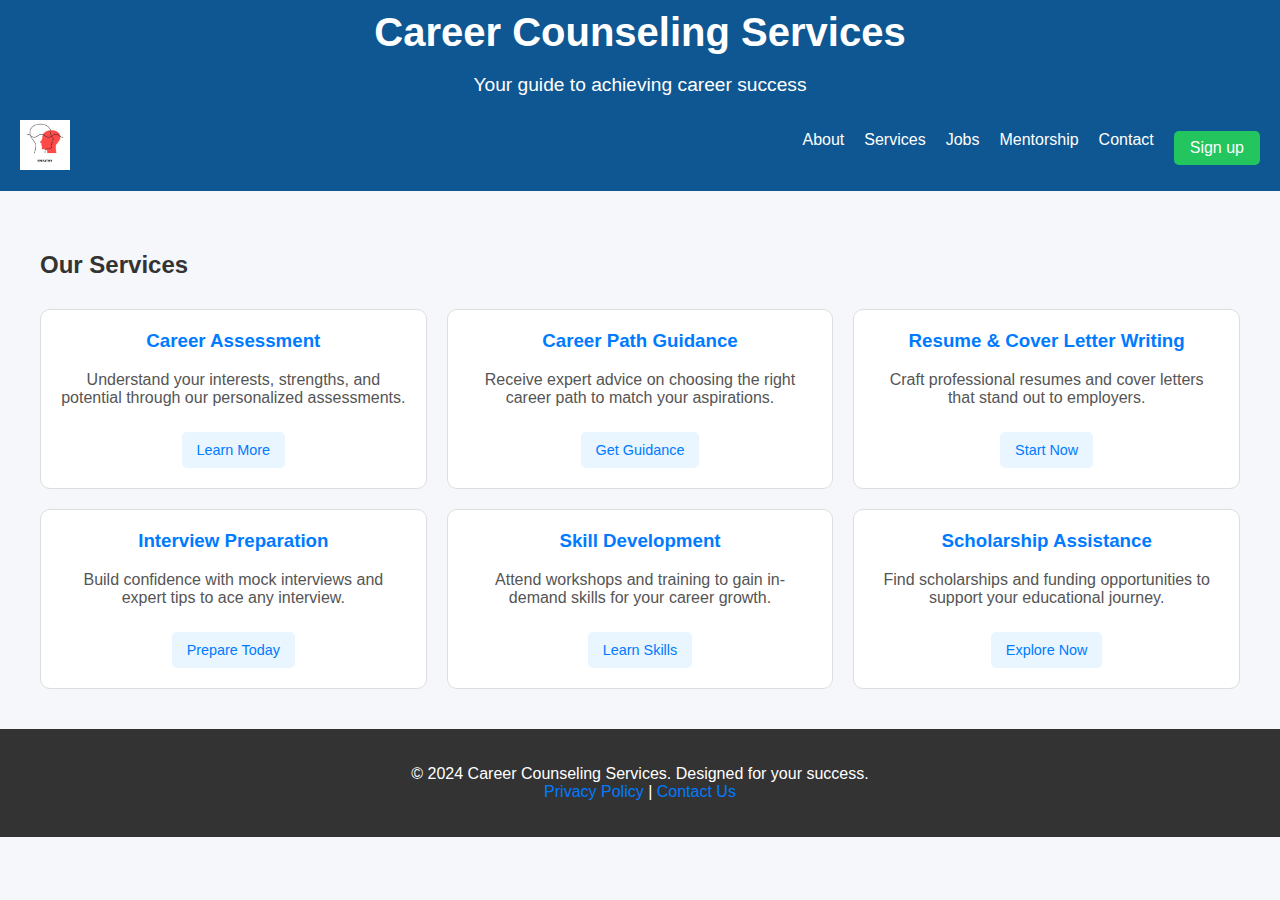
<file: service.html>
<!DOCTYPE html>
<html lang="en">
<head>
    <meta charset="UTF-8">
    <meta name="viewport" content="width=device-width, initial-scale=1.0">
    <title>Services</title>
    <link rel="stylesheet" href="css/service.css">
</head>
<body>
    <header>
        <h1>Career Counseling Services</h1>
        <p>Your guide to achieving career success</p>
        <nav class="navbar">
            <a href="#" class="logo">
                <img src="images/logo.jpg" alt="Career Planning Logo">
            </a>
            
            <ul class="nav-links">
                <li><a href="about.html">About</a></li>
                <li><a href="services">Services</a></li>
                <li><a href="job.html">Jobs</a></li>
                <li><a href="mentorship.html">Mentorship</a></li>
                <li><a href="contact.html">Contact</a></li>

                
               
                <li><button class="signup-btn" onclick="openSignupModal()">Sign up</button></li>
            </ul>
        </nav>
    </header>
    
      <!-- Main Container -->
      <div class="container">
        <h2>Our Services</h2>
        <div class="services">
          <!-- Career Assessment -->
          <div class="service-card">
            <h3>Career Assessment</h3>
            <p>Understand your interests, strengths, and potential through our personalized assessments.</p>
            <a href="https://example.com/career-assessment" target="_blank">Learn More</a>
          </div>
          <!-- Career Guidance -->
          <div class="service-card">
            <h3>Career Path Guidance</h3>
            <p>Receive expert advice on choosing the right career path to match your aspirations.</p>
            <a href="https://example.com/career-guidance" target="_blank">Get Guidance</a>
          </div>
          <!-- Resume Writing -->
          <div class="service-card">
            <h3>Resume & Cover Letter Writing</h3>
            <p>Craft professional resumes and cover letters that stand out to employers.</p>
            <a href="https://example.com/resume-writing" target="_blank">Start Now</a>
          </div>
          <!-- Interview Preparation -->
          <div class="service-card">
            <h3>Interview Preparation</h3>
            <p>Build confidence with mock interviews and expert tips to ace any interview.</p>
            <a href="https://example.com/interview-prep" target="_blank">Prepare Today</a>
          </div>
          <!-- Skill Development -->
          <div class="service-card">
            <h3>Skill Development</h3>
            <p>Attend workshops and training to gain in-demand skills for your career growth.</p>
            <a href="https://example.com/skill-development" target="_blank">Learn Skills</a>
          </div>
          <!-- Scholarship Assistance -->
          <div class="service-card">
            <h3>Scholarship Assistance</h3>
            <p>Find scholarships and funding opportunities to support your educational journey.</p>
            <a href="https://example.com/scholarships" target="_blank">Explore Now</a>
          </div>
        </div>
    </div>
    <footer>
        <p>© 2024 Career Counseling Services. Designed for your success. <br>
          <a href="#">Privacy Policy</a> | <a href="#">Contact Us</a>
        </p>
    </footer>
    <script>
        window.embeddedChatbotConfig = {
        chatbotId: "Nu83g-R-mNsYWnhnzkFdi",
        domain: "www.chatbase.co"
        }
        </script>
        <script
        src="https://www.chatbase.co/embed.min.js"
        chatbotId="Nu83g-R-mNsYWnhnzkFdi"
        domain="www.chatbase.co"
        defer>
    </script>
</body>
</html>
</file>
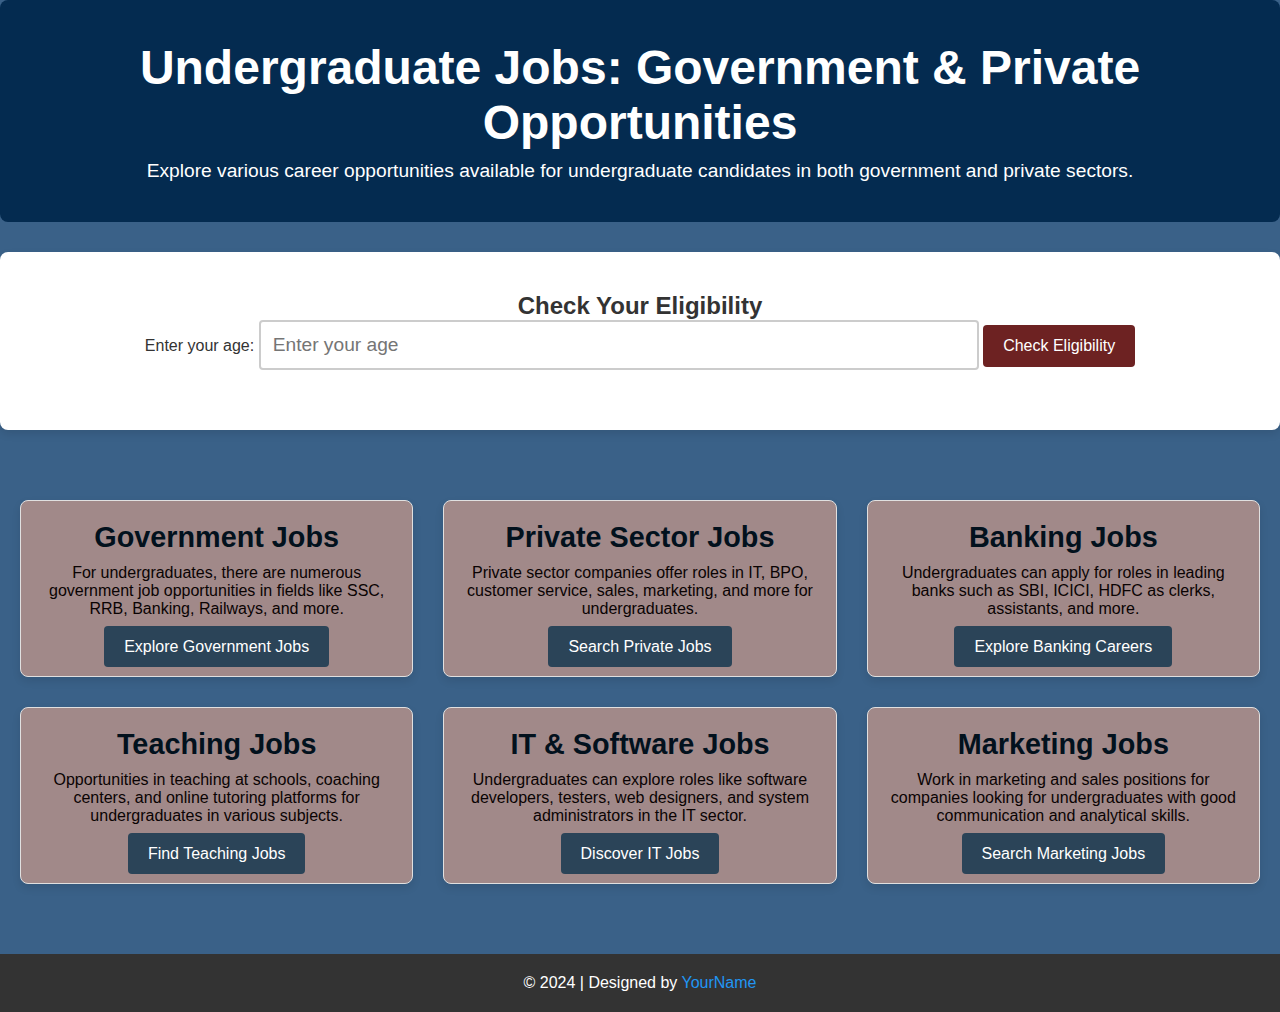
<file: UGjobs.html>
<!DOCTYPE html>
<html lang="en">

<head>
    <meta charset="UTF-8">
    <meta name="viewport" content="width=device-width, initial-scale=1.0">
    <title>Undergraduate Jobs: Government & Private Opportunities</title>
    <style>
        /* General Reset and Font Setup */
        
        * {
            margin: 0;
            padding: 0;
            box-sizing: border-box;
        }
        
        body {
            font-family: 'Arial', sans-serif;
            background-color: #3a6188;
            color: #333;
        }
        /* Header Styling */
        
        header {
            text-align: center;
            background-color: #042b50;
            color: white;
            padding: 40px 20px;
            border-radius: 8px;
            margin-bottom: 30px;
        }
        
        header h1 {
            font-size: 3rem;
            margin-bottom: 10px;
        }
        
        header p {
            font-size: 1.2rem;
        }
        /* Section for Job Categories */
        
        .job-section {
            display: grid;
            grid-template-columns: repeat(auto-fill, minmax(300px, 1fr));
            gap: 30px;
            padding: 20px;
        }
        
        .job-card {
            background-color: #a18989;
            border: 1px solid #e0e0e0;
            border-radius: 8px;
            box-shadow: 0 4px 8px rgba(0, 0, 0, 0.1);
            transition: transform 0.3s ease-in-out;
            padding: 20px;
            text-align: center;
        }
        
        .job-card:hover {
            transform: scale(1.05);
        }
        
        .job-card h3 {
            font-size: 1.8rem;
            color: #02111d;
            margin-bottom: 10px;
        }
        
        .job-card p {
            font-size: 1rem;
            color: #0a0303;
            margin-bottom: 20px;
        }
        
        .job-card a {
            background-color: #2b4458;
            color: white;
            text-decoration: none;
            padding: 12px 20px;
            border-radius: 4px;
            font-size: 1rem;
            transition: background-color 0.3s;
        }
        
        .job-card a:hover {
            background-color: #102b46;
        }
        /* Eligibility Section */
        
        .eligibility-form {
            text-align: center;
            background-color: #fff;
            padding: 40px;
            border-radius: 8px;
            box-shadow: 0 4px 8px rgba(0, 0, 0, 0.1);
            margin-bottom: 50px;
        }
        
        .eligibility-form input {
            padding: 12px;
            font-size: 1.2rem;
            width: 60%;
            border: 2px solid #ccc;
            border-radius: 4px;
            outline: none;
            margin-bottom: 20px;
        }
        
        .eligibility-form button {
            background-color: #6d2222;
            color: white;
            border: none;
            padding: 12px 20px;
            font-size: 1rem;
            border-radius: 4px;
            cursor: pointer;
            transition: background-color 0.3s;
        }
        
        .eligibility-form button:hover {
            background-color: #1976D2;
        }
        
        .eligibility-form p {
            font-size: 1.1rem;
            color: #555;
        }
        /* Footer */
        
        footer {
            text-align: center;
            padding: 20px;
            background-color: #333;
            color: white;
            margin-top: 50px;
        }
        
        footer a {
            color: #2196F3;
            text-decoration: none;
        }
        
        footer a:hover {
            text-decoration: underline;
        }
    </style>
</head>

<body>

    <!-- Header -->
    <header>
        <h1>Undergraduate Jobs: Government & Private Opportunities</h1>
        <p>Explore various career opportunities available for undergraduate candidates in both government and private sectors.</p>
    </header>

    <!-- Eligibility Section -->
    <div class="eligibility-form">
        <h2>Check Your Eligibility</h2>
        <label for="age">Enter your age:</label>
        <input type="number" id="age" placeholder="Enter your age" />
        <button onclick="checkEligibility()">Check Eligibility</button>
        <p id="eligibility-result"></p>
    </div>

    <!-- Job Opportunities Section -->
    <div class="job-section">
        <!-- Government Jobs Section -->
        <div class="job-card">
            <h3>Government Jobs</h3>
            <p>For undergraduates, there are numerous government job opportunities in fields like SSC, RRB, Banking, Railways, and more.</p>
            <a href="https://ssc.nic.in" target="_blank" rel="noopener">Explore Government Jobs</a>
        </div>

        <!-- Private Jobs Section -->
        <div class="job-card">
            <h3>Private Sector Jobs</h3>
            <p>Private sector companies offer roles in IT, BPO, customer service, sales, marketing, and more for undergraduates.</p>
            <a href="https://www.naukri.com" target="_blank" rel="noopener">Search Private Jobs</a>
        </div>

        <!-- Banking Jobs Section -->
        <div class="job-card">
            <h3>Banking Jobs</h3>
            <p>Undergraduates can apply for roles in leading banks such as SBI, ICICI, HDFC as clerks, assistants, and more.</p>
            <a href="https://www.sbi.co.in" target="_blank" rel="noopener">Explore Banking Careers</a>
        </div>

        <!-- Teaching Jobs Section -->
        <div class="job-card">
            <h3>Teaching Jobs</h3>
            <p>Opportunities in teaching at schools, coaching centers, and online tutoring platforms for undergraduates in various subjects.</p>
            <a href="https://www.teacherjobs.com" target="_blank" rel="noopener">Find Teaching Jobs</a>
        </div>

        <!-- IT Jobs Section -->
        <div class="job-card">
            <h3>IT & Software Jobs</h3>
            <p>Undergraduates can explore roles like software developers, testers, web designers, and system administrators in the IT sector.</p>
            <a href="https://www.indeed.com" target="_blank" rel="noopener">Discover IT Jobs</a>
        </div>

        <!-- Marketing Jobs Section -->
        <div class="job-card">
            <h3>Marketing Jobs</h3>
            <p>Work in marketing and sales positions for companies looking for undergraduates with good communication and analytical skills.</p>
            <a href="https://www.amazon.in/jobs" target="_blank" rel="noopener">Search Marketing Jobs</a>
        </div>
    </div>

    <!-- Footer -->
    <footer>
        <p>&copy; 2024 | Designed by <a href="https://www.example.com" target="_blank" rel="noopener">YourName</a></p>
    </footer>

    <script>
        function checkEligibility() {
            const age = document.getElementById('age').value;
            const result = document.getElementById('eligibility-result');

            if (age === '') {
                result.textContent = "Please enter your age.";
                result.style.color = "#d9534f";
            } else if (age >= 18) {
                result.textContent = "You are eligible for most jobs!";
                result.style.color = "#5cb85c";
            } else {
                result.textContent = "You may not be eligible for all jobs, but there are still opportunities for you!";
                result.style.color = "#f0ad4e";
            }
        }
    </script>
    <script>
        window.embeddedChatbotConfig = {
            chatbotId: "Nu83g-R-mNsYWnhnzkFdi",
            domain: "www.chatbase.co"
        }
    </script>
    <script src="https://www.chatbase.co/embed.min.js" chatbotId="Nu83g-R-mNsYWnhnzkFdi" domain="www.chatbase.co" defer>
    </script>
</body>

</html>
</file>
<file: css/about.css>
header {
    background-color: #4f46e5;
    padding: 10px 20px;
  }
  
  .navbar {
    display: flex;
    justify-content: space-between;
    align-items: center;
    color: white;
    
  }
  .logo {
    font-size: 1.5em;
    font-weight: bold;
  }
  .logo img {
    height: 50px; /* Adjust as necessary */
    width: auto;
  }
  .nav-links {
    list-style: none;
    display: flex;
    gap: 20px;
  }
  
  .nav-links a {
    color: white;
    text-decoration: none;
    font-size: 1em;
  }
  
  .signup-btn {
    background-color: #22c55e;
    color: white;
    border: none;
    padding: 8px 16px;
    border-radius: 5px;
    cursor: pointer;
    font-size: 1em;
  }
  
  .signup-btn:hover {
    background-color: #16a34a;
  }
  
  
  
  
  
  
  .first{
    position: relative;
    height: 70%;
    
  } 
  .first img {
  width: 100%;
  height: 650px;
  }
  .second{
   
    position: absolute ;
    top:10%;
    padding: 10px;
  
  }
  .third {
    
    position: absolute ;
    top:20%;
    
    
    line-height: 1.6;
    padding: 10px;
  }
  .section {
    margin-bottom: 20px;
    text-align: center;
  }
  .section h2 {
    margin-top: 0;
  }
  .services {
    display: flex;
    flex-wrap: wrap;
    justify-content: center;
  }
  .service {
    margin: 10px;
    padding: 20px;
    border: 1px solid #ddd;
    border-radius: 10px;
    width: calc(33.33% - 20px);
  }
  .service h3 {
    margin-top: 0;
  }
  
  .mult{
  
    color: #f0f0f0;
    background-color: #1e1e1e;
  
  }
  
  .multimedia-elements {
   
    display: flex;
    justify-content: space-around;
    flex-wrap: wrap;
    text-align: center;
  }
  .multimedia-elements div {
    background-color: #f1f1f1;
    padding: 20px;
    border-radius: 8px;
    margin: 10px;
    width: 45%;
    text-align: center;
    box-shadow: 0 4px 8px rgba(0, 0, 0, 0.1);
  }
  
  
  
  
  .container {
    max-width: 800px;
    padding: 20px;
    margin: 0 auto;
  }
   
  .card {
    background-color: #1a1a1a;
    padding: 30px;
    border-radius: 8px;
    box-shadow: 0 4px 8px rgba(0, 0, 0, 0.3);
    transition: transform 0.3s;
    margin-bottom: 20px;
  }
    
  .card:hover {
    transform: translateY(-5px);
  }
  
  h1 {
    text-align: center;
    font-size: 2.5rem;
    margin-bottom: 10px;
  }
  
  h2 {
    color: #00bfff;
    font-size: 1.8rem;
    margin-bottom: 10px;
    text-transform: uppercase;
    border-bottom: 2px solid #00bfff;
    padding-bottom: 5px;
    margin-top: 20px;
  }
  
  .b {
    font-size: 1.2rem;
    line-height: 1.6;
    color: #d3d3d3;
  }
    
  
  
  
  .a{
    box-sizing: border-box;
    margin: 0;
    padding: 0;
  
    font-family: Arial, sans-serif;
    background-color: #000;
    color: #fff;
    display: flex;
    justify-content: center;
    align-items: center;
    min-height: 100vh;
    padding: 20px;
  }
  
  .conten {
    max-width: 900px;
    margin: 0 auto;
    text-align: center;
  }
  
  
  
  .values-grid {
    display: grid;
    gap: 20px;
    grid-template-columns: repeat(auto-fit, minmax(250px, 1fr));
  }
  
  .value-card {
    background-color: #1a1a1a;
    padding: 20px;
    border-radius: 10px;
    box-shadow: 0 4px 8px rgba(0, 0, 0, 0.3);
    transition: transform 0.3s, box-shadow 0.3s;
  }
  
  .value-card:hover {
    transform: translateY(-5px);
    box-shadow: 0 8px 16px rgba(0, 0, 0, 0.5);
  }
  
  .value-title {
    font-size: 1.5rem;
    color: #00bfff;
    margin-bottom: 10px;
  }
  
  .value-description {
    font-size: 1.1rem;
    line-height: 1.6;
    color: #d3d3d3;
  }
  
  
  
  .main {
    font-family: Arial, sans-serif;
    margin: 0;
    padding: 0;
    background-color: #000;
   
    color: #f0f0f0;
  }
  .container {
    max-width: 800px;
    margin: 0 auto;
    padding: 20px;
  }
  .section-title {
   font-size: 2.5em;
    color: #f8f8f8;
    text-align: center;
    margin-bottom: 20px;
    border-bottom: 2px solid #e84118;
    
    padding-bottom: 5px;
  
  
  
    
  }
  .section-subtitle {
    font-size: 1.2em;
    color: #c1c1c1;
    text-align: center;
    margin-bottom: 40px;
  }
  .content {
    background-color: #1e1e1e;
    padding: 30px;
    border-radius: 10px;
    box-shadow: 0 4px 8px rgba(0, 0, 0, 0.4);
  }
  
  .quote {
    font-style: italic;
    color: #7f8c8d;
    margin: 20px 0;
    text-align: center;
  }
  
  
  
  .quick-links {
    text-align: center;
    margin-top: 20px;
    background-color: #121212;
    color: #f0f0f0;
  }
  .quick-links a {
    color: #007ACC;
    text-decoration: none;
    margin: 0 10px;
    font-weight: bold;
    transition: color 0.3s;
  }
  .quick-links a:hover {
    color: #005B99;
  }
</file>
<file: css/service.css>
body {
    font-family: Arial, sans-serif;
    margin: 0;
    padding: 0;
    background-color: #f5f7fa;
    color: #333;
  }
  header {
    background-color: #007BFF;
    color: #fff;
    padding: 20px 0;
    text-align: center;
  }
  header h1 {
    margin: 0;
    font-size: 2.5em;
  }
  header p {
    font-size: 1.2em;
  }
  .container {
    max-width: 1200px;
    margin: 20px auto;
    padding: 20px;
  }
  .services {
    display: grid;
    grid-template-columns: repeat(auto-fit, minmax(300px, 1fr));
    gap: 20px;
    margin-top: 30px;
  }
  .service-card {
    background: white;
    border: 1px solid #ddd;
    border-radius: 10px;
    padding: 20px;
    text-align: center;
    transition: transform 0.3s ease, box-shadow 0.3s ease;
  }
  .service-card:hover {
    transform: scale(1.05);
    box-shadow: 0 4px 15px rgba(0, 0, 0, 0.2);
  }
  .service-card h3 {
    color: #007BFF;
    margin-top: 0;
  }
  .service-card p {
    font-size: 1em;
    color: #555;
    margin: 15px 0;
  }
  .service-card a {
    display: inline-block;
    margin-top: 10px;
    font-size: 0.9em;
    color: #007BFF;
    text-decoration: none;
    background: #e9f5ff;
    padding: 10px 15px;
    border-radius: 5px;
  }
  .service-card a:hover {
    background: #007BFF;
    color: white;
  }
  footer {
    background-color: #333;
    color: white;
    text-align: center;
    padding: 20px 0;
  }
  footer a {
    color: #007BFF;
    text-decoration: none;
}
header {
    background-color: #0f5792;
    padding: 10px 20px;
}

.navbar {
    display: flex;
    justify-content: space-between;
    align-items: center;
    color: white;
    
}

.logo {
    font-size: 1.5em;
    font-weight: bold;
    text-decoration: none;
    color: white;
}

.nav-links {
    list-style: none;
    display: flex;
    gap: 20px;
}

.nav-links a {
    color: white;
    text-decoration: none;
    font-size: 1em;
}

.signup-btn {
    background-color: #22c55e;
    color: white;
    border: none;
    padding: 8px 16px;
    border-radius: 5px;
    cursor: pointer;
    font-size: 1em;
}

.signup-btn:hover {
    background-color: #16a34a;
}
.logo img {
    height: 50px; /* Adjust as necessary */
    width: auto;
}
</file>
